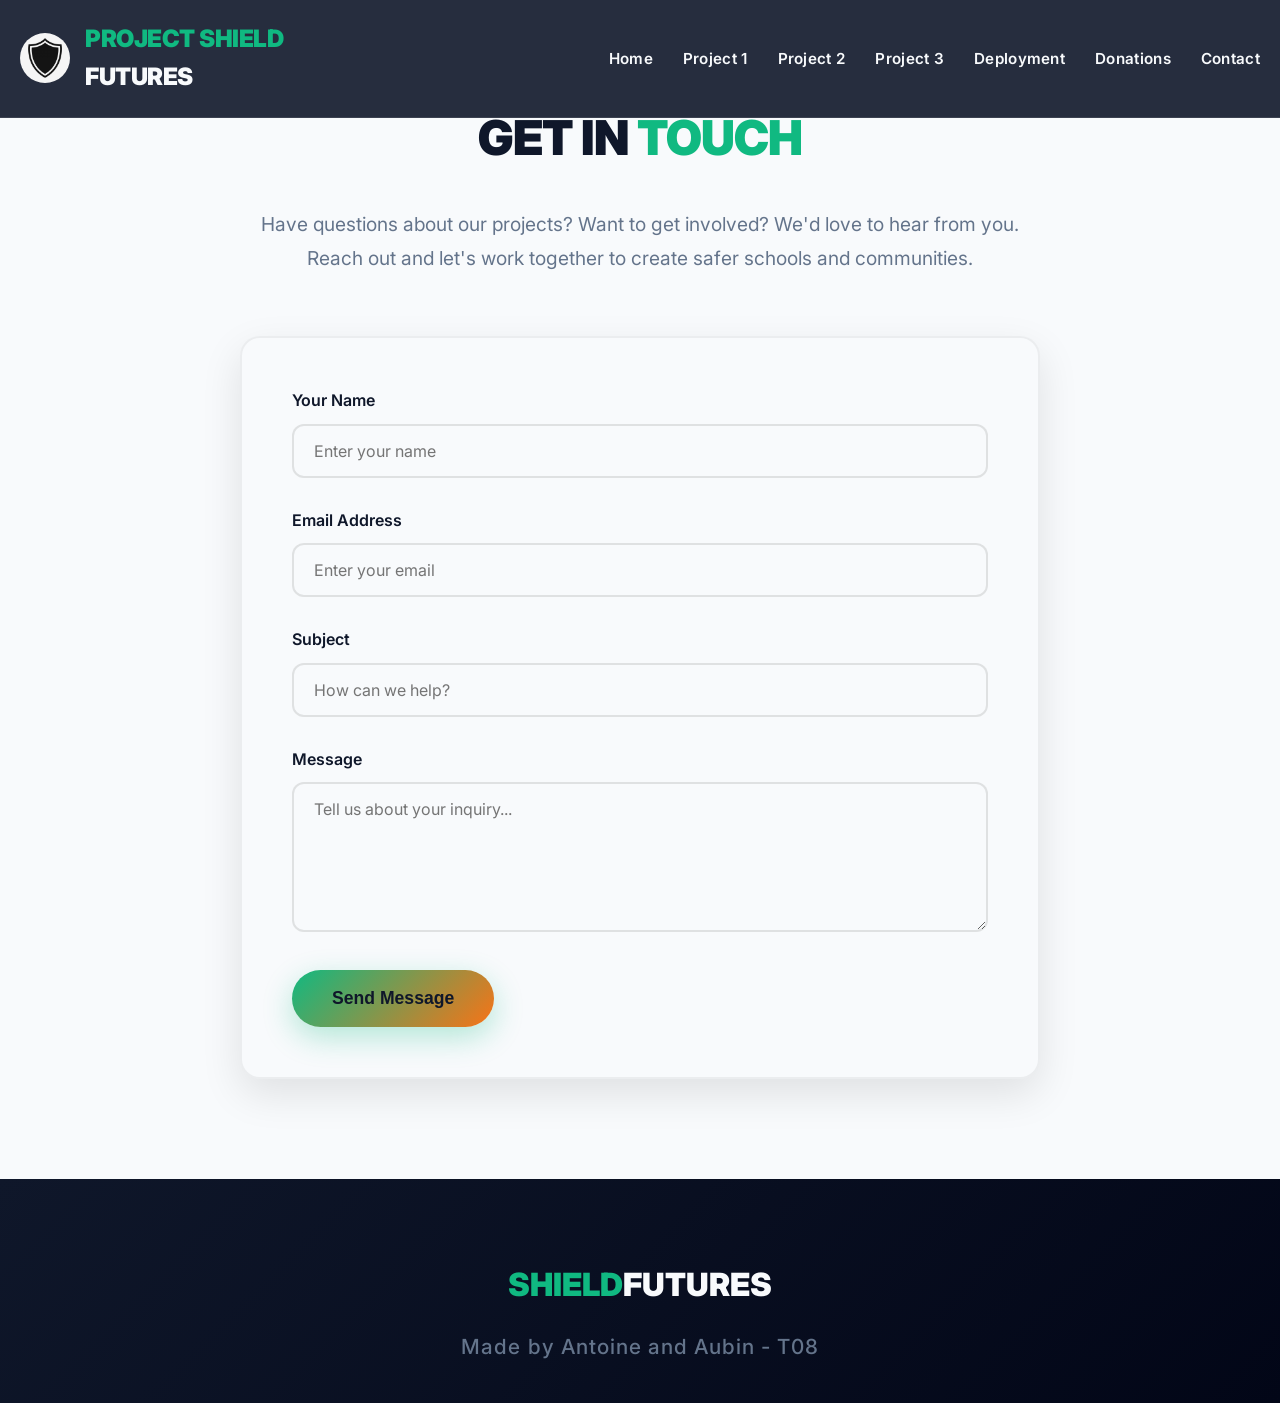
<file: contact.html>
<!DOCTYPE html>
<html lang="en">
<head>
    <meta charset="UTF-8">
    <meta name="viewport" content="width=device-width, initial-scale=1.0">
    <title>Contact Us | Project Shield Futures</title>
    <link rel="icon" type="image/png" href="logo.png">
    <link rel="preconnect" href="https://fonts.googleapis.com">
    <link rel="preconnect" href="https://fonts.gstatic.com" crossorigin>
    <link href="https://fonts.googleapis.com/css2?family=Inter:wght@300;400;500;600;700;800;900&display=swap" rel="stylesheet">
    <link rel="stylesheet" href="css/styles.css">
</head>
<body>
    <!-- HEADER -->
    <header class="header">
        <div class="header-content">
            <a href="index.html" class="logo">
                <img src="logo.png" alt="Shield Futures Logo">
                <span class="logo-text"><span class="highlight">PROJECT SHIELD</span><br>FUTURES</span>
            </a>
            <nav>
                <ul class="nav-menu">
                    <li><a href="index.html">Home</a></li>
                    <li><a href="project1.html">Project 1</a></li>
                    <li><a href="project2.html">Project 2</a></li>
                    <li><a href="project3.html">Project 3</a></li>
                    <li><a href="deployment.html">Deployment</a></li>
                    <li><a href="donations.html">Donations</a></li>
                    <li><a href="contact.html">Contact</a></li>
                </ul>
                <div class="hamburger">
                    <span></span>
                    <span></span>
                    <span></span>
                </div>
            </nav>
        </div>
    </header>

    <!-- MOBILE MENU -->
    <div class="mobile-menu">
        <button class="mobile-menu-close">&times;</button>
        <a href="index.html">Home</a>
        <a href="project1.html">Project 1</a>
        <a href="project2.html">Project 2</a>
        <a href="project3.html">Project 3</a>
        <a href="deployment.html">Deployment</a>
        <a href="donations.html">Donations</a>
    </div>

    <!-- CONTACT SECTION -->
    <section class="contact-section">
        <div class="container">
            <div class="contact-content">
                <h1 class="contact-title">GET IN <span class="highlight">TOUCH</span></h1>
                <p class="contact-intro">
                    Have questions about our projects? Want to get involved? 
                    We'd love to hear from you. Reach out and let's work together 
                    to create safer schools and communities.
                </p>

                <form class="contact-form animate-fade-in-up delay-1">
                    <div class="form-group">
                        <label for="name">Your Name</label>
                        <input type="text" id="name" name="name" placeholder="Enter your name" required>
                    </div>
                    <div class="form-group">
                        <label for="email">Email Address</label>
                        <input type="email" id="email" name="email" placeholder="Enter your email" required>
                    </div>
                    <div class="form-group">
                        <label for="subject">Subject</label>
                        <input type="text" id="subject" name="subject" placeholder="How can we help?" required>
                    </div>
                    <div class="form-group">
                        <label for="message">Message</label>
                        <textarea id="message" name="message" placeholder="Tell us about your inquiry..." required></textarea>
                    </div>
                    <button type="submit" class="submit-btn">Send Message</button>
                </form>
            </div>
        </div>
    </section>

    <!-- FOOTER -->
    <footer class="footer">
        <div class="container">
            <div class="footer-logo">SHIELD<span>FUTURES</span></div>
            <div class="footer-message">Made by Antoine and Aubin - T08</div>
        </div>
    </footer>

    <script src="js/script.js"></script>
</body>
</html>
</file>
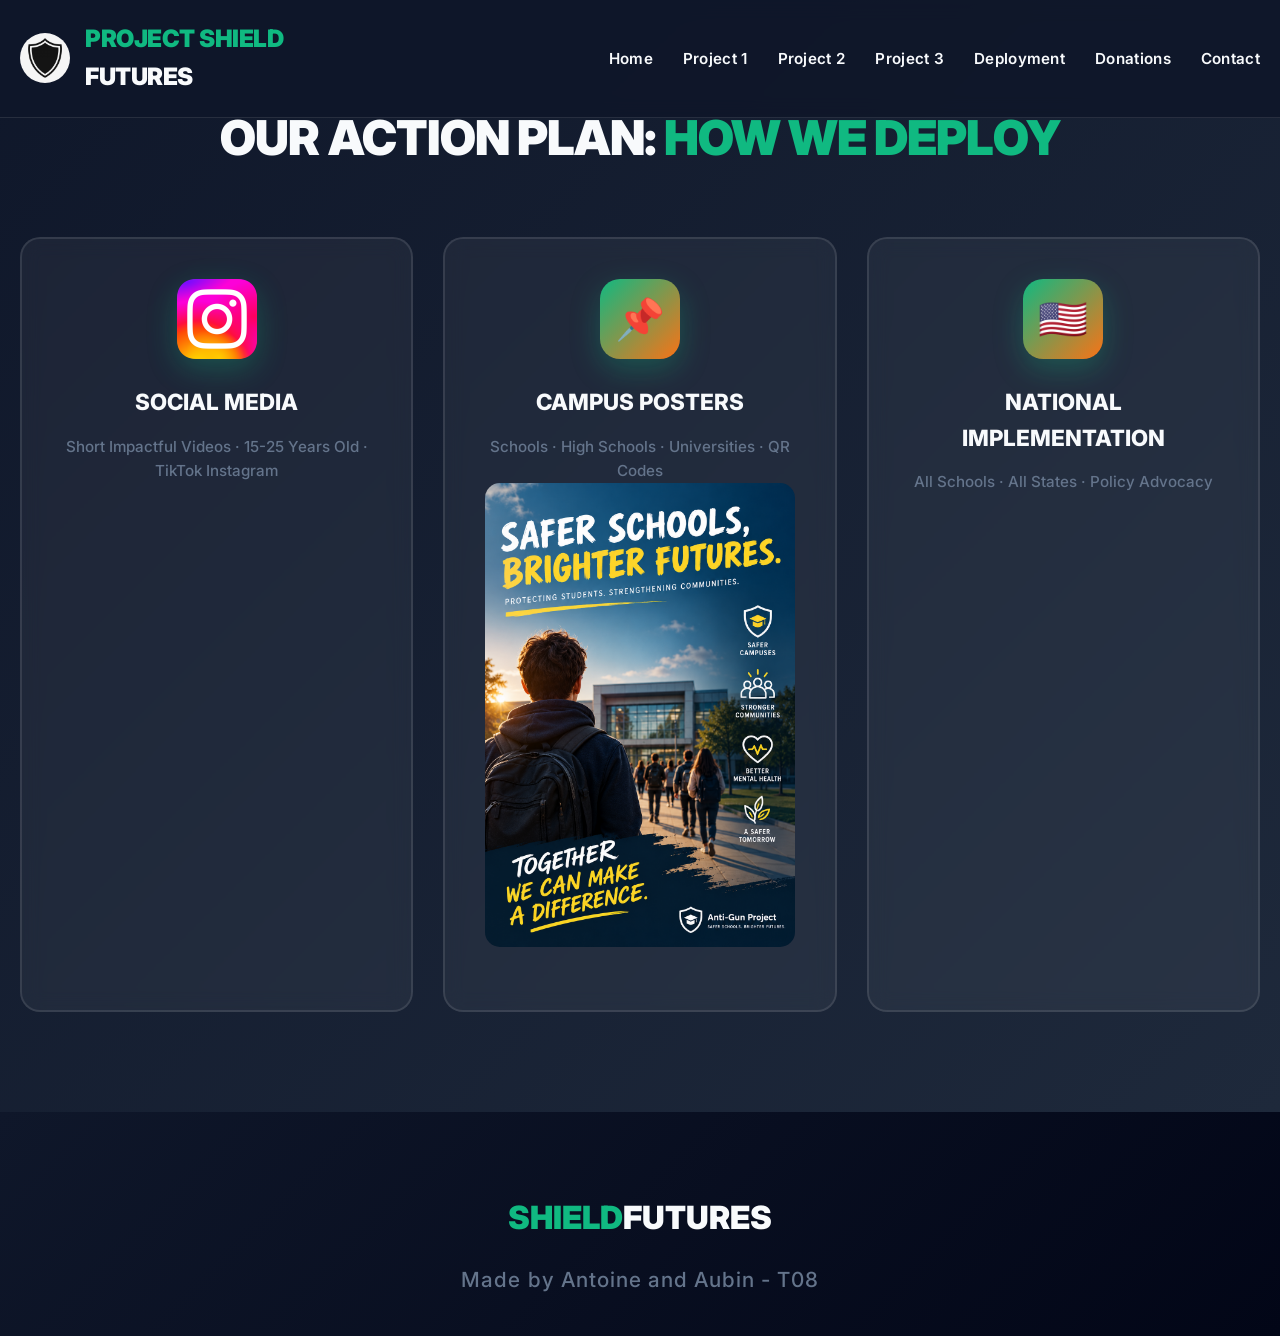
<file: deployment.html>
<!DOCTYPE html>
<html lang="en">
<head>
    <meta charset="UTF-8">
    <meta name="viewport" content="width=device-width, initial-scale=1.0">
    <title>Our Action Plan - How We Deploy | Project Shield Futures</title>
    <link rel="icon" type="image/png" href="logo.png">
    <link rel="preconnect" href="https://fonts.googleapis.com">
    <link rel="preconnect" href="https://fonts.gstatic.com" crossorigin>
    <link href="https://fonts.googleapis.com/css2?family=Inter:wght@300;400;500;600;700;800;900&display=swap" rel="stylesheet">
    <link rel="stylesheet" href="css/styles.css">
</head>
<body>
    <!-- HEADER -->
    <header class="header">
        <div class="header-content">
            <a href="index.html" class="logo">
                <img src="logo.png" alt="Shield Futures Logo">
                <span class="logo-text"><span class="highlight">PROJECT SHIELD</span><br>FUTURES</span>
            </a>
            <nav>
                <ul class="nav-menu">
                    <li><a href="index.html">Home</a></li>
                    <li><a href="project1.html">Project 1</a></li>
                    <li><a href="project2.html">Project 2</a></li>
                    <li><a href="project3.html">Project 3</a></li>
                    <li><a href="deployment.html">Deployment</a></li>
                    <li><a href="donations.html">Donations</a></li>
                    <li><a href="contact.html">Contact</a></li>
                </ul>
                <div class="hamburger">
                    <span></span>
                    <span></span>
                    <span></span>
                </div>
            </nav>
        </div>
    </header>

    <!-- MOBILE MENU -->
    <div class="mobile-menu">
        <button class="mobile-menu-close">&times;</button>
        <a href="index.html">Home</a>
        <a href="project1.html">Project 1</a>
        <a href="project2.html">Project 2</a>
        <a href="project3.html">Project 3</a>
        <a href="deployment.html">Deployment</a>
        <a href="donations.html">Donations</a>
    </div>

    <!-- DEPLOYMENT SECTION -->
    <section id="deployment" class="section">
        <div class="container">
            <h2 class="section-title">OUR ACTION PLAN: <span class="highlight">HOW WE DEPLOY</span></h2>
            <div class="deployment-grid">
                <div class="deployment-card animate-fade-in-up delay-1">
                    <div class="deployment-card-icon"><img src="insta.png" alt="Instagram" style="width: 100%; height: 100%; object-fit: contain;"></div>
                    <h3>SOCIAL MEDIA</h3>
                    <p>Short Impactful Videos &middot; 15-25 Years Old &middot; TikTok Instagram</p>
                </div>
                <div class="deployment-card animate-fade-in-up delay-2">
                    
                    <div class="deployment-card-icon">📌</div>
                    <h3>CAMPUS POSTERS</h3>
                    <p>Schools &middot; High Schools &middot; Universities &middot; QR Codes</p>
                    <img src="poster.png" alt="Campaign Poster" style="width: 100%; border-radius: 15px; margin-bottom: 15px;">
                </div>
                <div class="deployment-card animate-fade-in-up delay-3">
                    <div class="deployment-card-icon">🇺🇸</div>
                    <h3>NATIONAL IMPLEMENTATION</h3>
                    <p>All Schools &middot; All States &middot; Policy Advocacy</p>
                </div>
            </div>
        </div>
    </section>

    <!-- FOOTER -->
    <footer class="footer">
        <div class="container">
            <div class="footer-logo">SHIELD<span>FUTURES</span></div>
            <div class="footer-message">Made by Antoine and Aubin - T08</div>
        </div>
    </footer>

    <script src="js/script.js"></script>
</body>
</html>
</file>
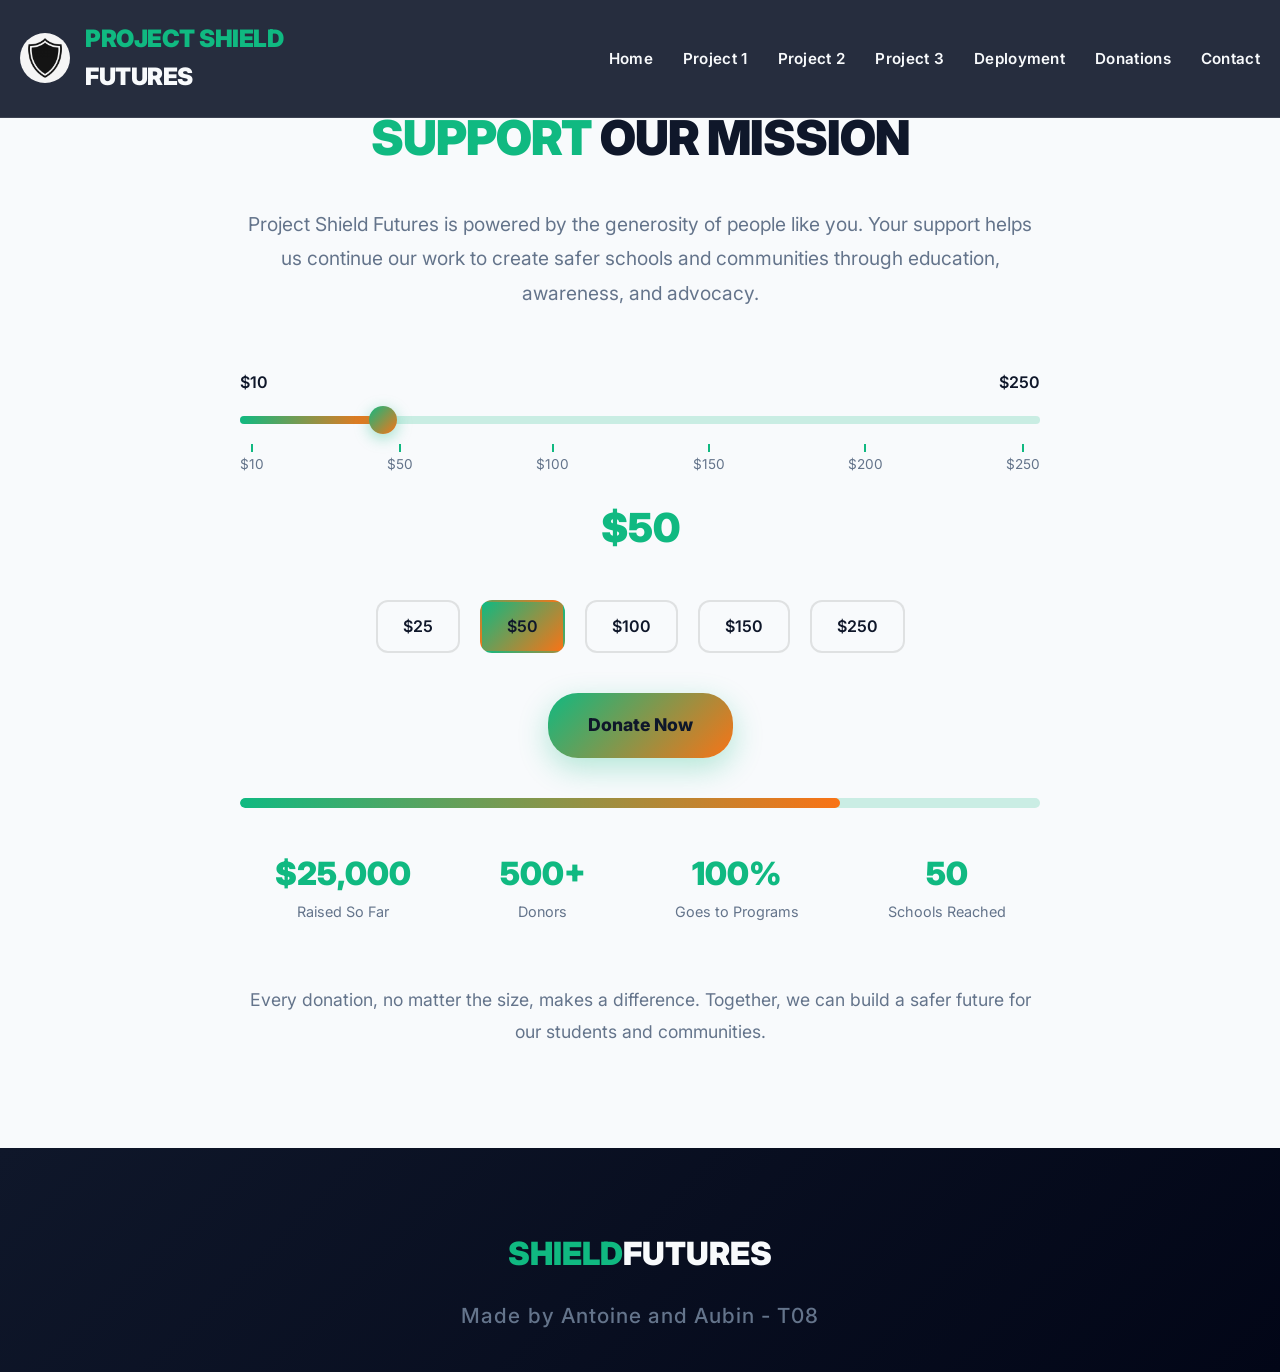
<file: donations.html>
<!DOCTYPE html>
<html lang="en">
<head>
    <meta charset="UTF-8">
    <meta name="viewport" content="width=device-width, initial-scale=1.0">
    <title>Support Us - Donations | Project Shield Futures</title>
    <link rel="icon" type="image/png" href="logo.png">
    <link rel="preconnect" href="https://fonts.googleapis.com">
    <link rel="preconnect" href="https://fonts.gstatic.com" crossorigin>
    <link href="https://fonts.googleapis.com/css2?family=Inter:wght@300;400;500;600;700;800;900&display=swap" rel="stylesheet">
    <link rel="stylesheet" href="css/styles.css">
    <style>
        /* Slider specific styles */
        .donation-slider-container {
            margin: 40px 0;
            text-align: center;
        }
        
        .slider-label {
            display: flex;
            justify-content: space-between;
            margin-bottom: 15px;
            font-weight: 600;
            color: var(--text-dark);
        }
        
        .slider-track {
            width: 100%;
            height: 8px;
            background: rgba(16, 185, 129, 0.2);
            border-radius: 10px;
            position: relative;
            margin: 20px 0;
        }
        
        .slider-fill {
            height: 100%;
            background: linear-gradient(90deg, var(--primary), var(--accent));
            border-radius: 10px;
            width: 33%;
            transition: width 0.3s ease;
        }
        
        input[type="range"] {
            -webkit-appearance: none;
            appearance: none;
            width: 100%;
            height: 8px;
            background: transparent;
            position: absolute;
            top: 0;
            left: 0;
            cursor: pointer;
            outline: none;
            border-radius: 10px;
            z-index: 2;
        }
        
        input[type="range"]::-webkit-slider-thumb {
            -webkit-appearance: none;
            appearance: none;
            width: 28px;
            height: 28px;
            background: linear-gradient(135deg, var(--primary), var(--accent));
            border-radius: 50%;
            cursor: pointer;
            box-shadow: 0 4px 15px rgba(16, 185, 129, 0.4);
            transition: all 0.3s ease;
            position: relative;
            z-index: 3;
        }
        
        input[type="range"]::-webkit-slider-thumb:hover {
            transform: scale(1.1);
            box-shadow: 0 6px 20px rgba(16, 185, 129, 0.6);
        }
        
        input[type="range"]::-moz-range-thumb {
            width: 28px;
            height: 28px;
            background: linear-gradient(135deg, var(--primary), var(--accent));
            border-radius: 50%;
            cursor: pointer;
            box-shadow: 0 4px 15px rgba(16, 185, 129, 0.4);
            border: none;
        }
        
        .slider-value {
            font-size: 2.5rem;
            font-weight: 900;
            color: var(--primary);
            margin: 20px 0;
        }
        
        .slider-value span {
            font-size: 1.2rem;
            color: var(--text-muted);
            font-weight: 500;
        }
        
        .slider-markers {
            display: flex;
            justify-content: space-between;
            margin-top: 5px;
            font-size: 0.85rem;
            color: var(--text-muted);
        }
        
        .slider-marker {
            position: relative;
            padding-top: 10px;
        }
        
        .slider-marker::before {
            content: '';
            position: absolute;
            top: 0;
            left: 50%;
            transform: translateX(-50%);
            width: 2px;
            height: 8px;
            background: var(--primary);
        }
        
        .donation-options {
            display: flex;
            justify-content: center;
            gap: 20px;
            margin: 30px 0;
            flex-wrap: wrap;
        }
        
        .donation-option {
            padding: 12px 25px;
            background: var(--text-light);
            border: 2px solid rgba(0, 0, 0, 0.1);
            border-radius: 12px;
            cursor: pointer;
            font-weight: 600;
            color: var(--text-dark);
            transition: all 0.3s ease;
        }
        
        .donation-option:hover {
            border-color: var(--primary);
            background: rgba(16, 185, 129, 0.1);
        }
        
        .donation-option.active {
            background: linear-gradient(135deg, var(--primary), var(--accent));
            color: var(--bg-dark);
            border-color: transparent;
        }
    </style>
</head>
<body>
    <!-- HEADER -->
    <header class="header">
        <div class="header-content">
            <a href="index.html" class="logo">
                <img src="logo.png" alt="Shield Futures Logo">
                <span class="logo-text"><span class="highlight">PROJECT SHIELD</span><br>FUTURES</span>
            </a>
            <nav>
                <ul class="nav-menu">
                    <li><a href="index.html">Home</a></li>
                    <li><a href="project1.html">Project 1</a></li>
                    <li><a href="project2.html">Project 2</a></li>
                    <li><a href="project3.html">Project 3</a></li>
                    <li><a href="deployment.html">Deployment</a></li>
                    <li><a href="donations.html">Donations</a></li>
                    <li><a href="contact.html">Contact</a></li>
                </ul>
                <div class="hamburger">
                    <span></span>
                    <span></span>
                    <span></span>
                </div>
            </nav>
        </div>
    </header>

    <!-- MOBILE MENU -->
    <div class="mobile-menu">
        <button class="mobile-menu-close">&times;</button>
        <a href="index.html">Home</a>
        <a href="project1.html">Project 1</a>
        <a href="project2.html">Project 2</a>
        <a href="project3.html">Project 3</a>
        <a href="deployment.html">Deployment</a>
        <a href="donations.html">Donations</a>
    </div>

    <!-- DONATIONS SECTION -->
    <section class="donations-section">
        <div class="container">
            <div class="donations-content">
                <h1 class="donations-title"><span class="highlight">SUPPORT</span> OUR MISSION</h1>
                <p class="donations-intro">
                    Project Shield Futures is powered by the generosity of people like you. 
                    Your support helps us continue our work to create safer schools and communities 
                    through education, awareness, and advocacy.
                </p>

                <div class="donation-slider-container animate-fade-in-up delay-1">
                    <div class="slider-label">
                        <span>$10</span>
                        <span>$250</span>
                    </div>
                    <div class="slider-track">
                        <div class="slider-fill" id="sliderFill"></div>
                        <input type="range" id="donationSlider" min="10" max="250" value="50" step="10">
                    </div>
                    <div class="slider-markers">
                        <span class="slider-marker">$10</span>
                        <span class="slider-marker">$50</span>
                        <span class="slider-marker">$100</span>
                        <span class="slider-marker">$150</span>
                        <span class="slider-marker">$200</span>
                        <span class="slider-marker">$250</span>
                    </div>
                    <div class="slider-value" id="sliderValue">$50</div>
                </div>

                <div class="donation-options animate-fade-in-up delay-2">
                    <div class="donation-option" data-value="25">$25</div>
                    <div class="donation-option active" data-value="50">$50</div>
                    <div class="donation-option" data-value="100">$100</div>
                    <div class="donation-option" data-value="150">$150</div>
                    <div class="donation-option" data-value="250">$250</div>
                </div>

                <div style="text-align: center; margin: 40px 0;">
                    <a href="#" class="donate-btn animate-fade-in-up delay-3">Donate Now</a>
                </div>

                <div class="donation-progress">
                    <div class="donation-progress-fill"></div>
                </div>
                
                <div class="donation-stats">
                    <div class="stat-item">
                        <span class="stat-number">$25,000</span>
                        <span class="stat-label">Raised So Far</span>
                    </div>
                    <div class="stat-item">
                        <span class="stat-number">500+</span>
                        <span class="stat-label">Donors</span>
                    </div>
                    <div class="stat-item">
                        <span class="stat-number">100%</span>
                        <span class="stat-label">Goes to Programs</span>
                    </div>
                    <div class="stat-item">
                        <span class="stat-number">50</span>
                        <span class="stat-label">Schools Reached</span>
                    </div>
                </div>

                <p style="margin-top: 60px; color: var(--text-muted); font-size: 1.1rem; line-height: 1.8;">
                    Every donation, no matter the size, makes a difference. 
                    Together, we can build a safer future for our students and communities.
                </p>
            </div>
        </div>
    </section>

    <!-- FOOTER -->
    <footer class="footer">
        <div class="container">
            <div class="footer-logo">SHIELD<span>FUTURES</span></div>
            <div class="footer-message">Made by Antoine and Aubin - T08</div>
        </div>
    </footer>

    <script src="js/script.js"></script>
    <script>
        // Slider functionality
        const slider = document.getElementById('donationSlider');
        const sliderValue = document.getElementById('sliderValue');
        const sliderFill = document.getElementById('sliderFill');
        const donationOptions = document.querySelectorAll('.donation-option');

        function updateSlider() {
            const value = slider.value;
            sliderValue.textContent = '$' + value;
            
            // Calculate fill percentage
            const min = parseInt(slider.min);
            const max = parseInt(slider.max);
            const percentage = ((value - min) / (max - min)) * 100;
            sliderFill.style.width = percentage + '%';
            
            // Update active option
            donationOptions.forEach(option => {
                option.classList.remove('active');
                if (parseInt(option.dataset.value) === parseInt(value)) {
                    option.classList.add('active');
                }
            });
        }

        // Option click functionality
        donationOptions.forEach(option => {
            option.addEventListener('click', () => {
                const value = option.dataset.value;
                slider.value = value;
                updateSlider();
            });
        });

        // Initialize
        slider.addEventListener('input', updateSlider);
        updateSlider();

        // Donate button
        document.querySelector('.donate-btn').addEventListener('click', (e) => {
            e.preventDefault();
            const amount = slider.value;
            alert('Thank you for your donation of $' + amount + '! Your support helps us continue our mission.');
        });
    </script>
</body>
</html>
</file>
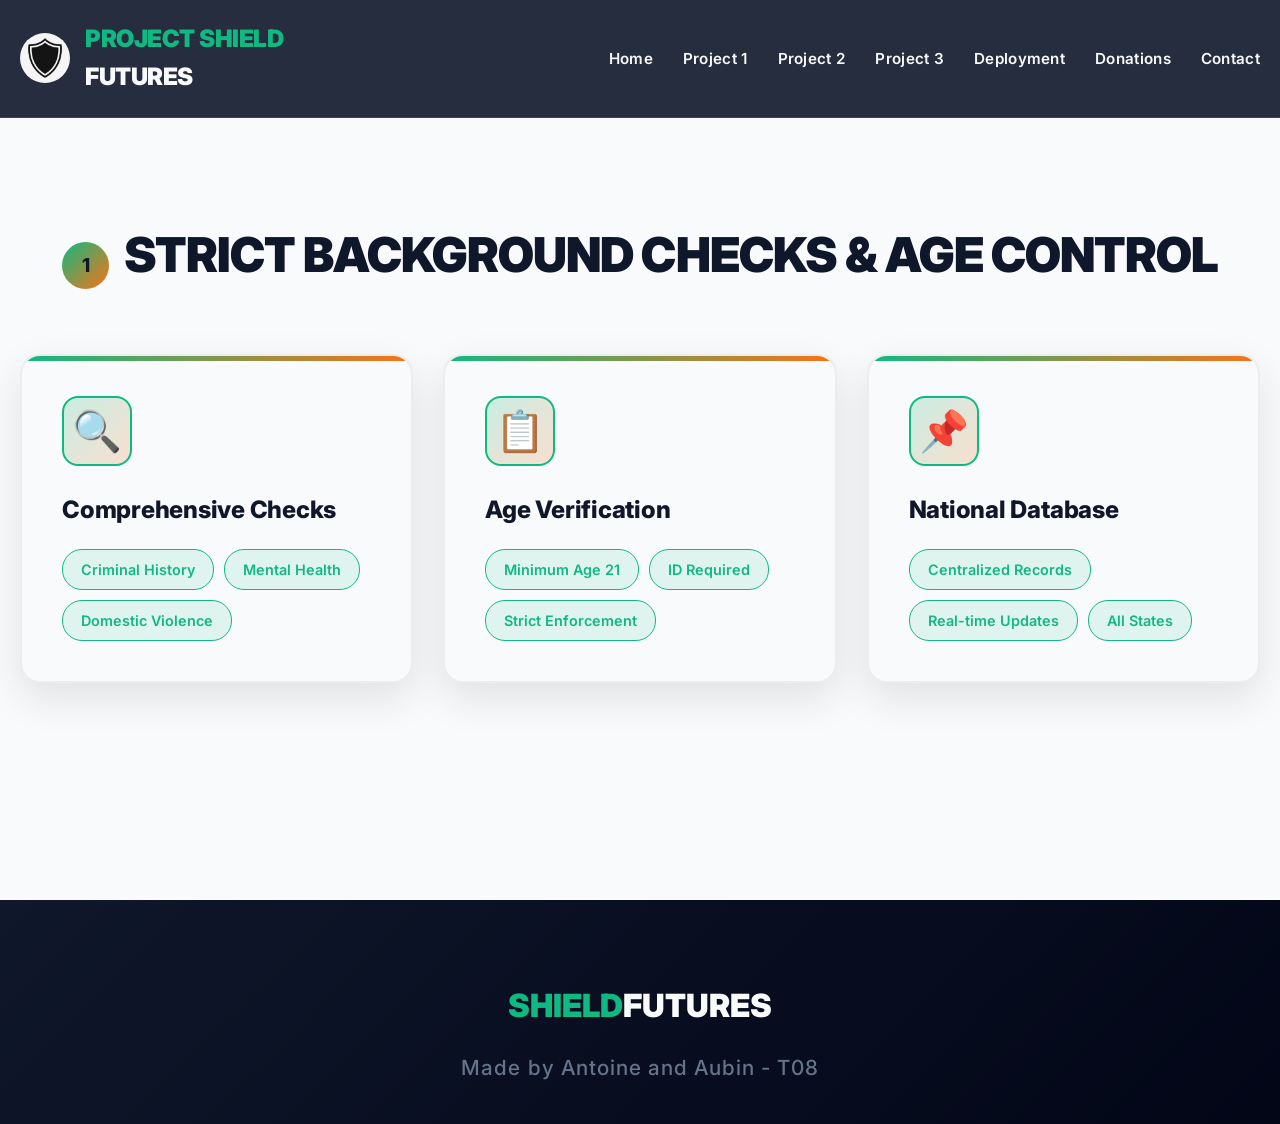
<file: project1.html>
<!DOCTYPE html>
<html lang="en">
<head>
    <meta charset="UTF-8">
    <meta name="viewport" content="width=device-width, initial-scale=1.0">
    <title>Project 1 - Strict Background Checks & Age Control | Project Shield Futures</title>
    <link rel="icon" type="image/png" href="logo.png">
    <link rel="preconnect" href="https://fonts.googleapis.com">
    <link rel="preconnect" href="https://fonts.gstatic.com" crossorigin>
    <link href="https://fonts.googleapis.com/css2?family=Inter:wght@300;400;500;600;700;800;900&display=swap" rel="stylesheet">
    <link rel="stylesheet" href="css/styles.css">
</head>
<body>
    <!-- HEADER -->
    <header class="header">
        <div class="header-content">
            <a href="index.html" class="logo">
                <img src="logo.png" alt="Shield Futures Logo">
                <span class="logo-text"><span class="highlight">PROJECT SHIELD</span><br>FUTURES</span>
            </a>
            <nav>
                <ul class="nav-menu">
                    <li><a href="index.html">Home</a></li>
                    <li><a href="project1.html">Project 1</a></li>
                    <li><a href="project2.html">Project 2</a></li>
                    <li><a href="project3.html">Project 3</a></li>
                    <li><a href="deployment.html">Deployment</a></li>
                    <li><a href="donations.html">Donations</a></li>
                    <li><a href="contact.html">Contact</a></li>
                </ul>
                <div class="hamburger">
                    <span></span>
                    <span></span>
                    <span></span>
                </div>
            </nav>
        </div>
    </header>

    <!-- MOBILE MENU -->
    <div class="mobile-menu">
        <button class="mobile-menu-close">&times;</button>
        <a href="index.html">Home</a>
        <a href="project1.html">Project 1</a>
        <a href="project2.html">Project 2</a>
        <a href="project3.html">Project 3</a>
        <a href="deployment.html">Deployment</a>
        <a href="donations.html">Donations</a>
    </div>

    <!-- PROJECT 1 SECTION -->
    <section id="project1" class="section project-section">
        <div class="container">
            <h2 class="section-title"><span class="section-number">1</span>STRICT BACKGROUND CHECKS & AGE CONTROL</h2>
            <div class="bento-grid">
                <div class="bento-card animate-fade-in-up delay-1">
                    <div class="bento-card-icon">🔍</div>
                    <h3>Comprehensive Checks</h3>
                    <div class="keywords">
                        <span class="keyword-tag">Criminal History</span>
                        <span class="keyword-tag">Mental Health</span>
                        <span class="keyword-tag">Domestic Violence</span>
                    </div>
                </div>
                <div class="bento-card animate-fade-in-up delay-2">
                    <div class="bento-card-icon">📋</div>
                    <h3>Age Verification</h3>
                    <div class="keywords">
                        <span class="keyword-tag">Minimum Age 21</span>
                        <span class="keyword-tag">ID Required</span>
                        <span class="keyword-tag">Strict Enforcement</span>
                    </div>
                </div>
                <div class="bento-card animate-fade-in-up delay-3">
                    <div class="bento-card-icon">📌</div>
                    <h3>National Database</h3>
                    <div class="keywords">
                        <span class="keyword-tag">Centralized Records</span>
                        <span class="keyword-tag">Real-time Updates</span>
                        <span class="keyword-tag">All States</span>
                    </div>
                </div>
            </div>
        </div>
    </section>

    <!-- FOOTER -->
    <footer class="footer">
        <div class="container">
            <div class="footer-logo">SHIELD<span>FUTURES</span></div>
            <div class="footer-message">Made by Antoine and Aubin - T08</div>
        </div>
    </footer>

    <script src="js/script.js"></script>
</body>
</html>
</file>
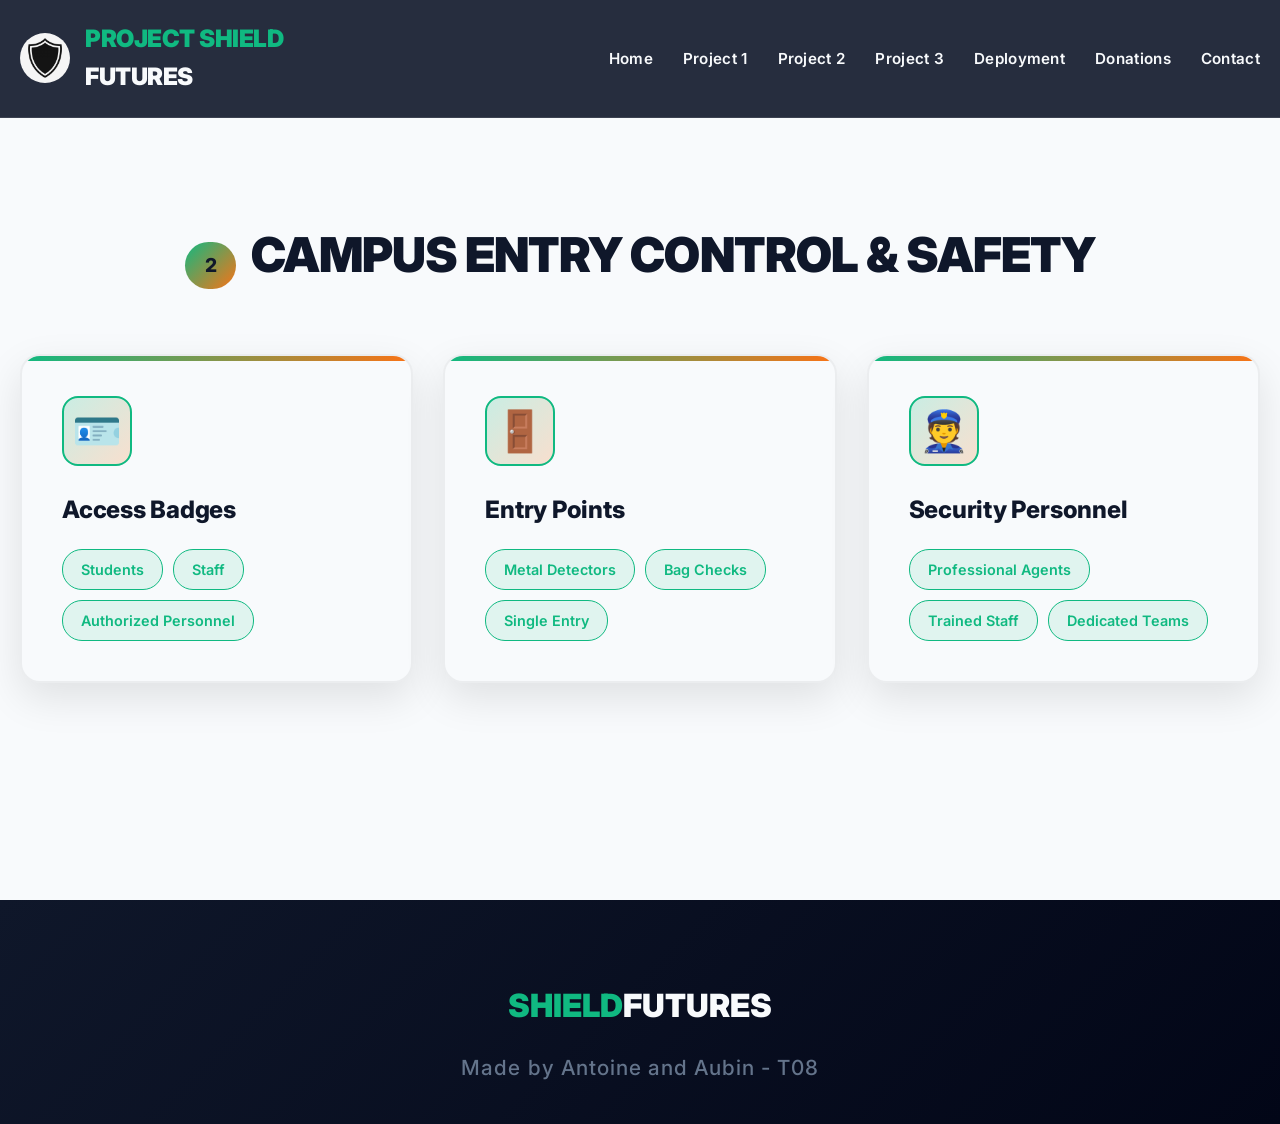
<file: project2.html>
<!DOCTYPE html>
<html lang="en">
<head>
    <meta charset="UTF-8">
    <meta name="viewport" content="width=device-width, initial-scale=1.0">
    <title>Project 2 - Campus Entry Control & Safety | Project Shield Futures</title>
    <link rel="icon" type="image/png" href="logo.png">
    <link rel="preconnect" href="https://fonts.googleapis.com">
    <link rel="preconnect" href="https://fonts.gstatic.com" crossorigin>
    <link href="https://fonts.googleapis.com/css2?family=Inter:wght@300;400;500;600;700;800;900&display=swap" rel="stylesheet">
    <link rel="stylesheet" href="css/styles.css">
</head>
<body>
    <!-- HEADER -->
    <header class="header">
        <div class="header-content">
            <a href="index.html" class="logo">
                <img src="logo.png" alt="Shield Futures Logo">
                <span class="logo-text"><span class="highlight">PROJECT SHIELD</span><br>FUTURES</span>
            </a>
            <nav>
                <ul class="nav-menu">
                    <li><a href="index.html">Home</a></li>
                    <li><a href="project1.html">Project 1</a></li>
                    <li><a href="project2.html">Project 2</a></li>
                    <li><a href="project3.html">Project 3</a></li>
                    <li><a href="deployment.html">Deployment</a></li>
                    <li><a href="donations.html">Donations</a></li>
                    <li><a href="contact.html">Contact</a></li>
                </ul>
                <div class="hamburger">
                    <span></span>
                    <span></span>
                    <span></span>
                </div>
            </nav>
        </div>
    </header>

    <!-- MOBILE MENU -->
    <div class="mobile-menu">
        <button class="mobile-menu-close">&times;</button>
        <a href="index.html">Home</a>
        <a href="project1.html">Project 1</a>
        <a href="project2.html">Project 2</a>
        <a href="project3.html">Project 3</a>
        <a href="deployment.html">Deployment</a>
        <a href="donations.html">Donations</a>
    </div>

    <!-- PROJECT 2 SECTION -->
    <section id="project2" class="section project-section">
        <div class="container">
            <h2 class="section-title"><span class="section-number">2</span>CAMPUS ENTRY CONTROL & SAFETY</h2>
            <div class="bento-grid">
                <div class="bento-card animate-fade-in-up delay-1">
                    <div class="bento-card-icon">🪪</div>
                    <h3>Access Badges</h3>
                    <div class="keywords">
                        <span class="keyword-tag">Students</span>
                        <span class="keyword-tag">Staff</span>
                        <span class="keyword-tag">Authorized Personnel</span>
                    </div>
                </div>
                <div class="bento-card animate-fade-in-up delay-2">
                    <div class="bento-card-icon">🚪</div>
                    <h3>Entry Points</h3>
                    <div class="keywords">
                        <span class="keyword-tag">Metal Detectors</span>
                        <span class="keyword-tag">Bag Checks</span>
                        <span class="keyword-tag">Single Entry</span>
                    </div>
                </div>
                <div class="bento-card animate-fade-in-up delay-3">
                    <div class="bento-card-icon">👮</div>
                    <h3>Security Personnel</h3>
                    <div class="keywords">
                        <span class="keyword-tag">Professional Agents</span>
                        <span class="keyword-tag">Trained Staff</span>
                        <span class="keyword-tag">Dedicated Teams</span>
                    </div>
                </div>
            </div>
        </div>
    </section>

    <!-- FOOTER -->
    <footer class="footer">
        <div class="container">
            <div class="footer-logo">SHIELD<span>FUTURES</span></div>
            <div class="footer-message">Made by Antoine and Aubin - T08</div>
        </div>
    </footer>

    <script src="js/script.js"></script>
</body>
</html>
</file>
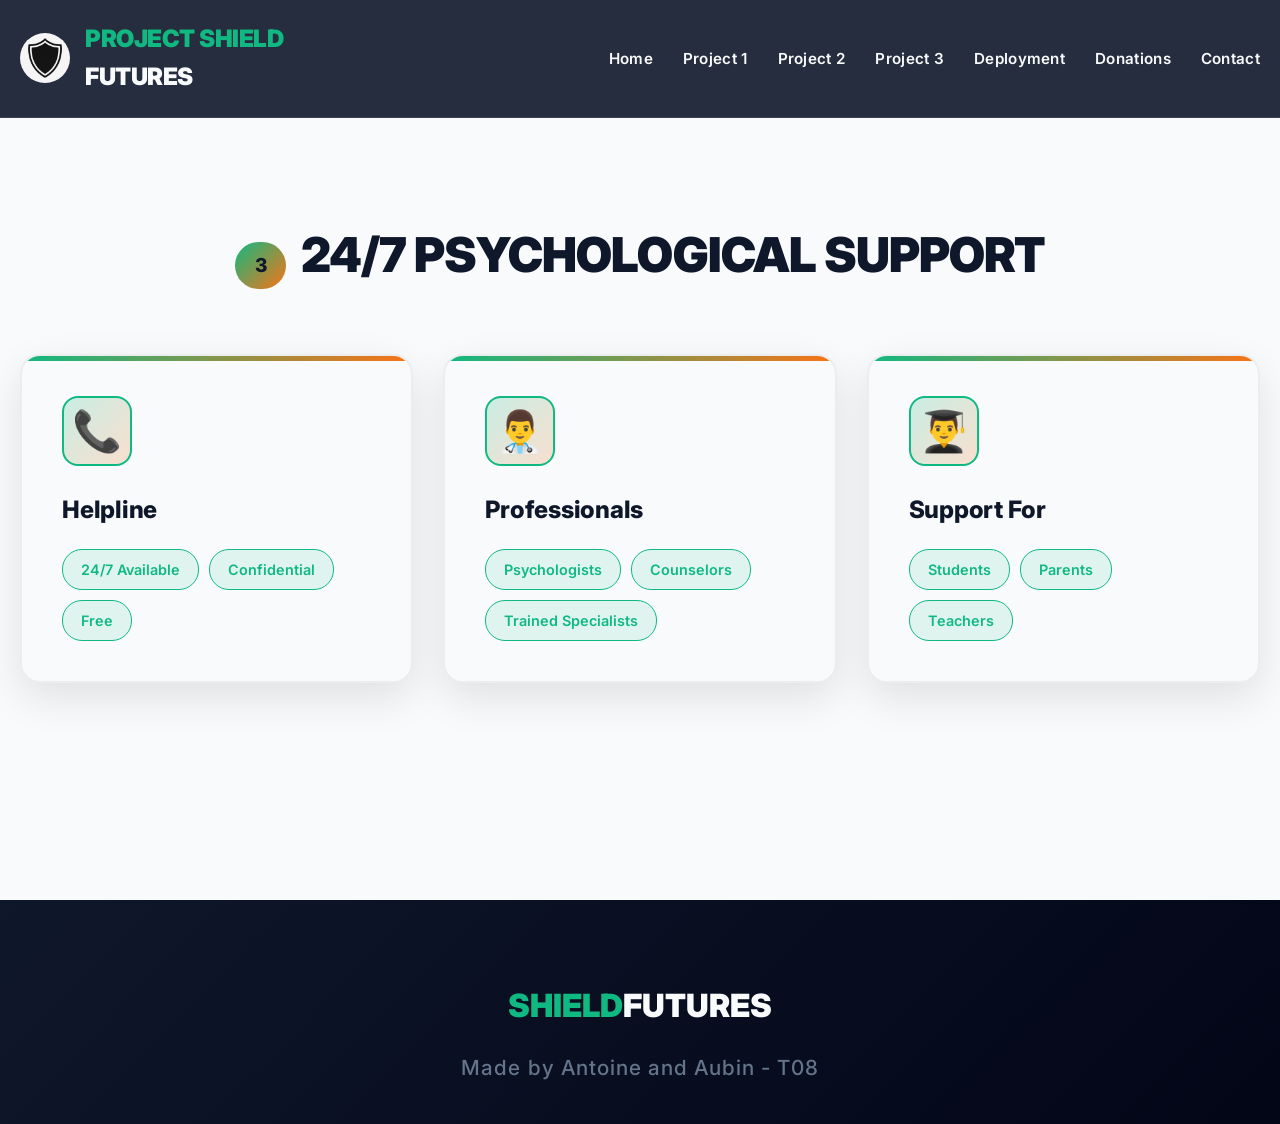
<file: project3.html>
<!DOCTYPE html>
<html lang="en">
<head>
    <meta charset="UTF-8">
    <meta name="viewport" content="width=device-width, initial-scale=1.0">
    <title>Project 3 - 24/7 Psychological Support | Project Shield Futures</title>
    <link rel="icon" type="image/png" href="logo.png">
    <link rel="preconnect" href="https://fonts.googleapis.com">
    <link rel="preconnect" href="https://fonts.gstatic.com" crossorigin>
    <link href="https://fonts.googleapis.com/css2?family=Inter:wght@300;400;500;600;700;800;900&display=swap" rel="stylesheet">
    <link rel="stylesheet" href="css/styles.css">
</head>
<body>
    <!-- HEADER -->
    <header class="header">
        <div class="header-content">
            <a href="index.html" class="logo">
                <img src="logo.png" alt="Shield Futures Logo">
                <span class="logo-text"><span class="highlight">PROJECT SHIELD</span><br>FUTURES</span>
            </a>
            <nav>
                <ul class="nav-menu">
                    <li><a href="index.html">Home</a></li>
                    <li><a href="project1.html">Project 1</a></li>
                    <li><a href="project2.html">Project 2</a></li>
                    <li><a href="project3.html">Project 3</a></li>
                    <li><a href="deployment.html">Deployment</a></li>
                    <li><a href="donations.html">Donations</a></li>
                    <li><a href="contact.html">Contact</a></li>
                </ul>
                <div class="hamburger">
                    <span></span>
                    <span></span>
                    <span></span>
                </div>
            </nav>
        </div>
    </header>

    <!-- MOBILE MENU -->
    <div class="mobile-menu">
        <button class="mobile-menu-close">&times;</button>
        <a href="index.html">Home</a>
        <a href="project1.html">Project 1</a>
        <a href="project2.html">Project 2</a>
        <a href="project3.html">Project 3</a>
        <a href="deployment.html">Deployment</a>
        <a href="donations.html">Donations</a>
    </div>

    <!-- PROJECT 3 SECTION -->
    <section id="project3" class="section project-section">
        <div class="container">
            <h2 class="section-title"><span class="section-number">3</span>24/7 PSYCHOLOGICAL SUPPORT</h2>
            <div class="bento-grid">
                <div class="bento-card animate-fade-in-up delay-1">
                    <div class="bento-card-icon">📞</div>
                    <h3>Helpline</h3>
                    <div class="keywords">
                        <span class="keyword-tag">24/7 Available</span>
                        <span class="keyword-tag">Confidential</span>
                        <span class="keyword-tag">Free</span>
                    </div>
                </div>
                <div class="bento-card animate-fade-in-up delay-2">
                    <div class="bento-card-icon">👨‍⚕️</div>
                    <h3>Professionals</h3>
                    <div class="keywords">
                        <span class="keyword-tag">Psychologists</span>
                        <span class="keyword-tag">Counselors</span>
                        <span class="keyword-tag">Trained Specialists</span>
                    </div>
                </div>
                <div class="bento-card animate-fade-in-up delay-3">
                    <div class="bento-card-icon">👨‍🎓</div>
                    <h3>Support For</h3>
                    <div class="keywords">
                        <span class="keyword-tag">Students</span>
                        <span class="keyword-tag">Parents</span>
                        <span class="keyword-tag">Teachers</span>
                    </div>
                </div>
            </div>
        </div>
    </section>

    <!-- FOOTER -->
    <footer class="footer">
        <div class="container">
            <div class="footer-logo">SHIELD<span>FUTURES</span></div>
            <div class="footer-message">Made by Antoine and Aubin - T08</div>
        </div>
    </footer>

    <script src="js/script.js"></script>
</body>
</html>
</file>
<file: css/styles.css>
/* ===== CSS VARIABLES ===== */
:root {
    --bg-dark: #0F172A;
    --bg-light: #F8FAFC;
    --primary: #10B981;
    --accent: #F97316;
    --text-dark: #0F172A;
    --text-light: #F8FAFC;
    --text-muted: #64748B;
    --font-family: 'Inter', -apple-system, BlinkMacSystemFont, 'Segoe UI', Roboto, sans-serif;
}

/* ===== RESET & BASE ===== */
* {
    margin: 0;
    padding: 0;
    box-sizing: border-box;
}

html {
    scroll-behavior: smooth;
}

body {
    font-family: var(--font-family);
    background-color: var(--bg-dark);
    color: var(--text-light);
    line-height: 1.6;
    overflow-x: hidden;
}

.container {
    max-width: 1400px;
    margin: 0 auto;
    padding: 0 20px;
}

/* ===== HEADER ===== */
.header {
    position: fixed;
    top: 0;
    left: 0;
    right: 0;
    z-index: 1000;
    padding: 20px 0;
    background: rgba(15, 23, 42, 0.9);
    backdrop-filter: blur(10px);
    border-bottom: 1px solid rgba(255, 255, 255, 0.1);
}

.header-content {
    display: flex;
    justify-content: space-between;
    align-items: center;
    max-width: 1400px;
    margin: 0 auto;
    padding: 0 20px;
}

.logo {
    display: flex;
    align-items: center;
    gap: 15px;
    text-decoration: none;
    color: var(--text-light);
}

.logo img {
    width: 50px;
    height: 50px;
    border-radius: 50%;
    object-fit: cover;
}

.logo-text {
    font-size: 1.5rem;
    font-weight: 900;
    letter-spacing: -0.02em;
}

.logo-text .highlight {
    color: var(--primary);
}

.nav-menu {
    display: flex;
    gap: 30px;
    list-style: none;
}

.nav-menu a {
    text-decoration: none;
    color: var(--text-light);
    font-weight: 600;
    font-size: 0.95rem;
    letter-spacing: 0.02em;
    transition: color 0.3s ease;
    position: relative;
    padding: 5px 0;
}

.nav-menu a:hover {
    color: var(--primary);
}

.nav-menu a::after {
    content: '';
    position: absolute;
    bottom: 0;
    left: 0;
    width: 0;
    height: 2px;
    background: var(--primary);
    transition: width 0.3s ease;
}

.nav-menu a:hover::after {
    width: 100%;
}

.hamburger {
    display: none;
    flex-direction: column;
    gap: 5px;
    cursor: pointer;
    padding: 10px;
}

.hamburger span {
    width: 25px;
    height: 2px;
    background: var(--text-light);
    transition: all 0.3s ease;
}

/* ===== UTILITY CLASSES ===== */
.section {
    padding: 100px 0;
    min-height: 100vh;
    display: flex;
    align-items: center;
    position: relative;
}

.section-title {
    font-size: 3rem;
    font-weight: 900;
    text-align: center;
    margin-bottom: 60px;
    color: var(--text-light);
    letter-spacing: -0.02em;
}

.section-title .highlight {
    color: var(--primary);
}

.section-subtitle {
    font-size: 1.5rem;
    font-weight: 600;
    color: var(--text-muted);
    text-align: center;
    margin-bottom: 40px;
    letter-spacing: 0.05em;
}

.section-number {
    display: inline-block;
    padding: 8px 20px;
    background: linear-gradient(135deg, var(--primary), var(--accent));
    border-radius: 25px;
    font-size: 1.2rem;
    font-weight: 800;
    color: var(--bg-dark);
    margin-right: 15px;
}

/* ===== HERO SECTION ===== */
.hero {
    padding: 120px 0;
    position: relative;
    overflow: hidden;
}

.hero::before {
    content: '';
    position: absolute;
    top: 0;
    left: 0;
    right: 0;
    bottom: 0;
    background: 
        radial-gradient(ellipse at 20% 50%, rgba(16, 185, 129, 0.15) 0%, transparent 50%),
        radial-gradient(ellipse at 80% 50%, rgba(249, 115, 22, 0.15) 0%, transparent 50%);
    pointer-events: none;
}

.hero-content {
    text-align: center;
    position: relative;
    z-index: 1;
}

.hero h1 {
    font-size: 4.5rem;
    font-weight: 900;
    line-height: 1.1;
    margin-bottom: 30px;
    color: var(--text-light);
    letter-spacing: -0.02em;
}

.hero h1 .highlight {
    color: var(--primary);
}

.hero h2 {
    font-size: 1.8rem;
    font-weight: 600;
    color: var(--text-muted);
    margin-bottom: 20px;
    letter-spacing: 0.02em;
}

.hero-location {
    font-size: 1.3rem;
    color: var(--primary);
    font-weight: 500;
    margin-bottom: 50px;
}

.shield-icon {
    width: 120px;
    height: 120px;
    border-radius: 50%;
    display: flex;
    align-items: center;
    justify-content: center;
    margin: 0 auto 40px;
    box-shadow: 0 20px 60px rgba(16, 185, 129, 0.3);
    overflow: hidden;
}

.shield-icon img {
    width: 100%;
    height: 100%;
    object-fit: cover;
}

/* ===== PROJECT SECTIONS ===== */
.project-section {
    background-color: var(--bg-light);
    color: var(--text-dark);
}

.project-section .section-title {
    color: var(--text-dark);
}

.project-section .section-subtitle {
    color: var(--text-muted);
}

.bento-grid {
    display: grid;
    grid-template-columns: repeat(3, 1fr);
    gap: 30px;
    margin-top: 40px;
}

@media (max-width: 1024px) {
    .bento-grid {
        grid-template-columns: repeat(2, 1fr);
    }
}

@media (max-width: 768px) {
    .bento-grid {
        grid-template-columns: 1fr;
    }
}

.bento-card {
    background: var(--text-light);
    border-radius: 20px;
    padding: 40px;
    box-shadow: 0 15px 40px rgba(0, 0, 0, 0.1);
    transition: all 0.4s cubic-bezier(0.175, 0.885, 0.32, 1.275);
    border: 2px solid rgba(0, 0, 0, 0.05);
    position: relative;
    overflow: hidden;
    min-height: 320px;
}

.bento-card::before {
    content: '';
    position: absolute;
    top: 0;
    left: 0;
    right: 0;
    height: 5px;
    background: linear-gradient(90deg, var(--primary), var(--accent));
}

.bento-card:hover {
    transform: translateY(-15px) scale(1.02);
    box-shadow: 0 25px 60px rgba(0, 0, 0, 0.2);
    border-color: var(--primary);
}

.bento-card-icon {
    width: 70px;
    height: 70px;
    background: linear-gradient(135deg, rgba(16, 185, 129, 0.2), rgba(249, 115, 22, 0.2));
    border-radius: 16px;
    display: flex;
    align-items: center;
    justify-content: center;
    margin-bottom: 25px;
    font-size: 2.5rem;
    border: 2px solid var(--primary);
}

.bento-card h3 {
    font-size: 1.5rem;
    font-weight: 800;
    margin-bottom: 20px;
    color: var(--text-dark);
    letter-spacing: -0.01em;
}

.bento-card .keywords {
    display: flex;
    flex-wrap: wrap;
    gap: 10px;
}

.keyword-tag {
    padding: 8px 18px;
    background: rgba(16, 185, 129, 0.1);
    border: 1px solid var(--primary);
    border-radius: 20px;
    font-size: 0.9rem;
    font-weight: 600;
    color: var(--primary);
}

/* ===== DEPLOYMENT SECTION ===== */
#deployment {
    background: linear-gradient(135deg, var(--bg-dark) 0%, #1E293B 100%);
}

.deployment-grid {
    display: grid;
    grid-template-columns: repeat(3, 1fr);
    gap: 30px;
    margin-top: 50px;
}

@media (max-width: 1024px) {
    .deployment-grid {
        grid-template-columns: 1fr;
    }
}

.deployment-card {
    background: rgba(255, 255, 255, 0.05);
    border: 2px solid rgba(255, 255, 255, 0.1);
    border-radius: 20px;
    padding: 40px;
    transition: all 0.4s cubic-bezier(0.175, 0.885, 0.32, 1.275);
    text-align: center;
    backdrop-filter: blur(10px);
}

.deployment-card:hover {
    transform: translateY(-10px);
    background: rgba(16, 185, 129, 0.1);
    border-color: var(--primary);
    box-shadow: 0 20px 40px rgba(16, 185, 129, 0.2);
}

.deployment-card-icon {
    width: 80px;
    height: 80px;
    background: linear-gradient(135deg, var(--primary), var(--accent));
    border-radius: 20px;
    display: flex;
    align-items: center;
    justify-content: center;
    margin: 0 auto 25px;
    font-size: 2.5rem;
    box-shadow: 0 10px 30px rgba(16, 185, 129, 0.3);
}

.deployment-card h3 {
    font-size: 1.4rem;
    font-weight: 800;
    margin-bottom: 15px;
    color: var(--text-light);
}

.deployment-card p {
    color: var(--text-muted);
    font-weight: 500;
    font-size: 0.95rem;
}

/* ===== DONATIONS PAGE ===== */
.donations-section {
    background-color: var(--bg-light);
    color: var(--text-dark);
    padding: 100px 0;
}

.donations-content {
    max-width: 800px;
    margin: 0 auto;
    text-align: center;
}

.donations-title {
    font-size: 3rem;
    font-weight: 900;
    color: var(--text-dark);
    margin-bottom: 30px;
    letter-spacing: -0.02em;
}

.donations-title .highlight {
    color: var(--primary);
}

.donations-intro {
    font-size: 1.2rem;
    color: var(--text-muted);
    margin-bottom: 60px;
    line-height: 1.8;
}

.donations-grid {
    display: grid;
    grid-template-columns: repeat(auto-fit, minmax(300px, 1fr));
    gap: 30px;
    margin-bottom: 60px;
}

.donation-card {
    background: var(--text-light);
    border-radius: 20px;
    padding: 40px;
    box-shadow: 0 15px 40px rgba(0, 0, 0, 0.1);
    border: 2px solid rgba(0, 0, 0, 0.05);
    text-align: center;
    transition: all 0.4s ease;
}

.donation-card:hover {
    transform: translateY(-10px);
    box-shadow: 0 20px 40px rgba(16, 185, 129, 0.2);
    border-color: var(--primary);
}

.donation-card-icon {
    width: 80px;
    height: 80px;
    background: linear-gradient(135deg, var(--primary), var(--accent));
    border-radius: 20px;
    display: flex;
    align-items: center;
    justify-content: center;
    margin: 0 auto 25px;
    font-size: 3rem;
}

.donation-card h3 {
    font-size: 1.5rem;
    font-weight: 800;
    color: var(--text-dark);
    margin-bottom: 15px;
}

.donation-card p {
    color: var(--text-muted);
    margin-bottom: 25px;
    line-height: 1.6;
}

.donation-amount {
    font-size: 2.5rem;
    font-weight: 900;
    color: var(--primary);
    margin-bottom: 10px;
}

.donation-progress {
    background: rgba(16, 185, 129, 0.2);
    border-radius: 15px;
    height: 10px;
    margin: 20px 0;
    overflow: hidden;
}

.donation-progress-fill {
    height: 100%;
    background: linear-gradient(90deg, var(--primary), var(--accent));
    border-radius: 15px;
    width: 75%;
    transition: width 1s ease;
}

.donation-stats {
    display: flex;
    justify-content: space-around;
    margin-top: 40px;
    flex-wrap: wrap;
    gap: 20px;
}

.stat-item {
    text-align: center;
}

.stat-number {
    font-size: 2rem;
    font-weight: 900;
    color: var(--primary);
    display: block;
}

.stat-label {
    font-size: 0.9rem;
    color: var(--text-muted);
    margin-top: 5px;
}

.donate-btn {
    display: inline-block;
    padding: 18px 40px;
    background: linear-gradient(135deg, var(--primary), var(--accent));
    color: var(--bg-dark);
    text-decoration: none;
    font-weight: 800;
    font-size: 1.1rem;
    border-radius: 30px;
    transition: all 0.3s ease;
    box-shadow: 0 10px 30px rgba(16, 185, 129, 0.3);
}

.donate-btn:hover {
    transform: translateY(-3px);
    box-shadow: 0 15px 40px rgba(16, 185, 129, 0.5);
}

/* ===== CONTACT PAGE ===== */
.contact-section {
    background-color: var(--bg-light);
    color: var(--text-dark);
    padding: 100px 0;
}

.contact-content {
    max-width: 800px;
    margin: 0 auto;
}

.contact-title {
    font-size: 3rem;
    font-weight: 900;
    color: var(--text-dark);
    text-align: center;
    margin-bottom: 30px;
    letter-spacing: -0.02em;
}

.contact-title .highlight {
    color: var(--primary);
}

.contact-intro {
    font-size: 1.2rem;
    color: var(--text-muted);
    text-align: center;
    margin-bottom: 60px;
    line-height: 1.8;
}

.contact-form {
    background: var(--text-light);
    border-radius: 20px;
    padding: 50px;
    box-shadow: 0 15px 40px rgba(0, 0, 0, 0.1);
    border: 2px solid rgba(0, 0, 0, 0.05);
}

.form-group {
    margin-bottom: 30px;
}

.form-group label {
    display: block;
    font-weight: 600;
    color: var(--text-dark);
    margin-bottom: 10px;
    font-size: 1rem;
}

.form-group input,
.form-group textarea {
    width: 100%;
    padding: 15px 20px;
    border: 2px solid rgba(0, 0, 0, 0.1);
    border-radius: 12px;
    font-family: var(--font-family);
    font-size: 1rem;
    transition: all 0.3s ease;
    background: var(--text-light);
    color: var(--text-dark);
}

.form-group input:focus,
.form-group textarea:focus {
    outline: none;
    border-color: var(--primary);
    box-shadow: 0 0 0 3px rgba(16, 185, 129, 0.1);
}

.form-group textarea {
    min-height: 150px;
    resize: vertical;
}

.submit-btn {
    display: inline-block;
    padding: 18px 40px;
    background: linear-gradient(135deg, var(--primary), var(--accent));
    color: var(--bg-dark);
    text-decoration: none;
    font-weight: 800;
    font-size: 1.1rem;
    border-radius: 30px;
    transition: all 0.3s ease;
    box-shadow: 0 10px 30px rgba(16, 185, 129, 0.3);
    border: none;
    cursor: pointer;
}

.submit-btn:hover {
    transform: translateY(-3px);
    box-shadow: 0 15px 40px rgba(16, 185, 129, 0.5);
}

.contact-info {
    display: grid;
    grid-template-columns: repeat(auto-fit, minmax(250px, 1fr));
    gap: 30px;
    margin-top: 60px;
}

.info-card {
    background: var(--text-light);
    border-radius: 20px;
    padding: 40px;
    box-shadow: 0 15px 40px rgba(0, 0, 0, 0.1);
    border: 2px solid rgba(0, 0, 0, 0.05);
    text-align: center;
    transition: all 0.4s ease;
}

.info-card:hover {
    transform: translateY(-10px);
    box-shadow: 0 20px 40px rgba(16, 185, 129, 0.2);
    border-color: var(--primary);
}

.info-card-icon {
    width: 70px;
    height: 70px;
    background: linear-gradient(135deg, var(--primary), var(--accent));
    border-radius: 20px;
    display: flex;
    align-items: center;
    justify-content: center;
    margin: 0 auto 20px;
    font-size: 2.5rem;
}

.info-card h3 {
    font-size: 1.3rem;
    font-weight: 800;
    color: var(--text-dark);
    margin-bottom: 15px;
}

.info-card p {
    color: var(--text-muted);
    line-height: 1.6;
}

/* ===== FOOTER ===== */
.footer {
    background: linear-gradient(135deg, var(--bg-dark) 0%, #020617 100%);
    padding: 80px 0 40px;
    text-align: center;
}

.footer-logo {
    font-size: 2rem;
    font-weight: 900;
    color: var(--primary);
    margin-bottom: 20px;
}

.footer-logo span {
    color: var(--text-light);
}

.footer-message {
    font-size: 1.3rem;
    color: var(--text-muted);
    font-weight: 500;
    letter-spacing: 0.05em;
}

/* ===== RESPONSIVE DESIGN ===== */
@media (max-width: 1200px) {
    .hero h1 {
        font-size: 3.5rem;
    }
    
    .section-title {
        font-size: 2.5rem;
    }
    
    .donations-title,
    .contact-title {
        font-size: 2.5rem;
    }
}

@media (max-width: 992px) {
    .hero h1 {
        font-size: 3rem;
    }
    
    .hero h2 {
        font-size: 1.5rem;
    }
    
    .bento-grid {
        grid-template-columns: repeat(2, 1fr);
    }
    
    .section {
        padding: 80px 0;
    }
    
    .nav-menu {
        display: none;
    }
    
    .hamburger {
        display: flex;
    }
}

@media (max-width: 768px) {
    .hero h1 {
        font-size: 2.5rem;
    }
    
    .hero h2 {
        font-size: 1.3rem;
    }
    
    .section-title {
        font-size: 2rem;
    }
    
    .section {
        padding: 60px 0;
    }
    
    .deployment-grid {
        grid-template-columns: 1fr;
    }
    
    .bento-grid {
        grid-template-columns: 1fr;
    }
    
    .donations-grid {
        grid-template-columns: 1fr;
    }
    
    .contact-info {
        grid-template-columns: 1fr;
    }
    
    .logo-text {
        font-size: 1.2rem;
    }
    
    .nav-menu {
        display: none;
    }
}

@media (max-width: 576px) {
    .hero h1 {
        font-size: 2rem;
    }
    
    .section-title {
        font-size: 1.8rem;
    }
    
    .bento-grid {
        grid-template-columns: 1fr;
    }
    
    .shield-icon {
        width: 100px;
        height: 100px;
    }
    
    .donations-title,
    .contact-title {
        font-size: 2rem;
    }
    
    .donation-card {
        padding: 30px 20px;
    }
    
    .contact-form {
        padding: 30px 20px;
    }
}

/* ===== ANIMATIONS ===== */
@keyframes fadeInUp {
    from {
        opacity: 0;
        transform: translateY(50px);
    }
    to {
        opacity: 1;
        transform: translateY(0);
    }
}

.animate-fade-in-up {
    opacity: 0;
    animation: fadeInUp 0.8s ease-out forwards;
}

.delay-1 { animation-delay: 0.1s; }
.delay-2 { animation-delay: 0.2s; }
.delay-3 { animation-delay: 0.3s; }
.delay-4 { animation-delay: 0.4s; }
.delay-5 { animation-delay: 0.5s; }
.delay-6 { animation-delay: 0.6s; }

/* ===== MOBILE MENU ===== */
.mobile-menu {
    position: fixed;
    top: 0;
    left: 0;
    right: 0;
    bottom: 0;
    background: rgba(15, 23, 42, 0.98);
    backdrop-filter: blur(10px);
    z-index: 2000;
    display: flex;
    flex-direction: column;
    align-items: center;
    justify-content: center;
    gap: 30px;
    transform: translateY(-100%);
    transition: transform 0.3s ease;
}

.mobile-menu.active {
    transform: translateY(0);
}

.mobile-menu a {
    text-decoration: none;
    color: var(--text-light);
    font-weight: 600;
    font-size: 1.5rem;
    letter-spacing: 0.02em;
    transition: color 0.3s ease;
    padding: 15px 30px;
    border: 2px solid transparent;
    border-radius: 15px;
}

.mobile-menu a:hover {
    color: var(--primary);
    border-color: var(--primary);
}

.mobile-menu-close {
    position: absolute;
    top: 30px;
    right: 30px;
    width: 50px;
    height: 50px;
    background: linear-gradient(135deg, var(--primary), var(--accent));
    border: none;
    border-radius: 50%;
    color: var(--bg-dark);
    font-size: 2rem;
    cursor: pointer;
    transition: all 0.3s ease;
}

.mobile-menu-close:hover {
    transform: scale(1.1);
}
</file>
